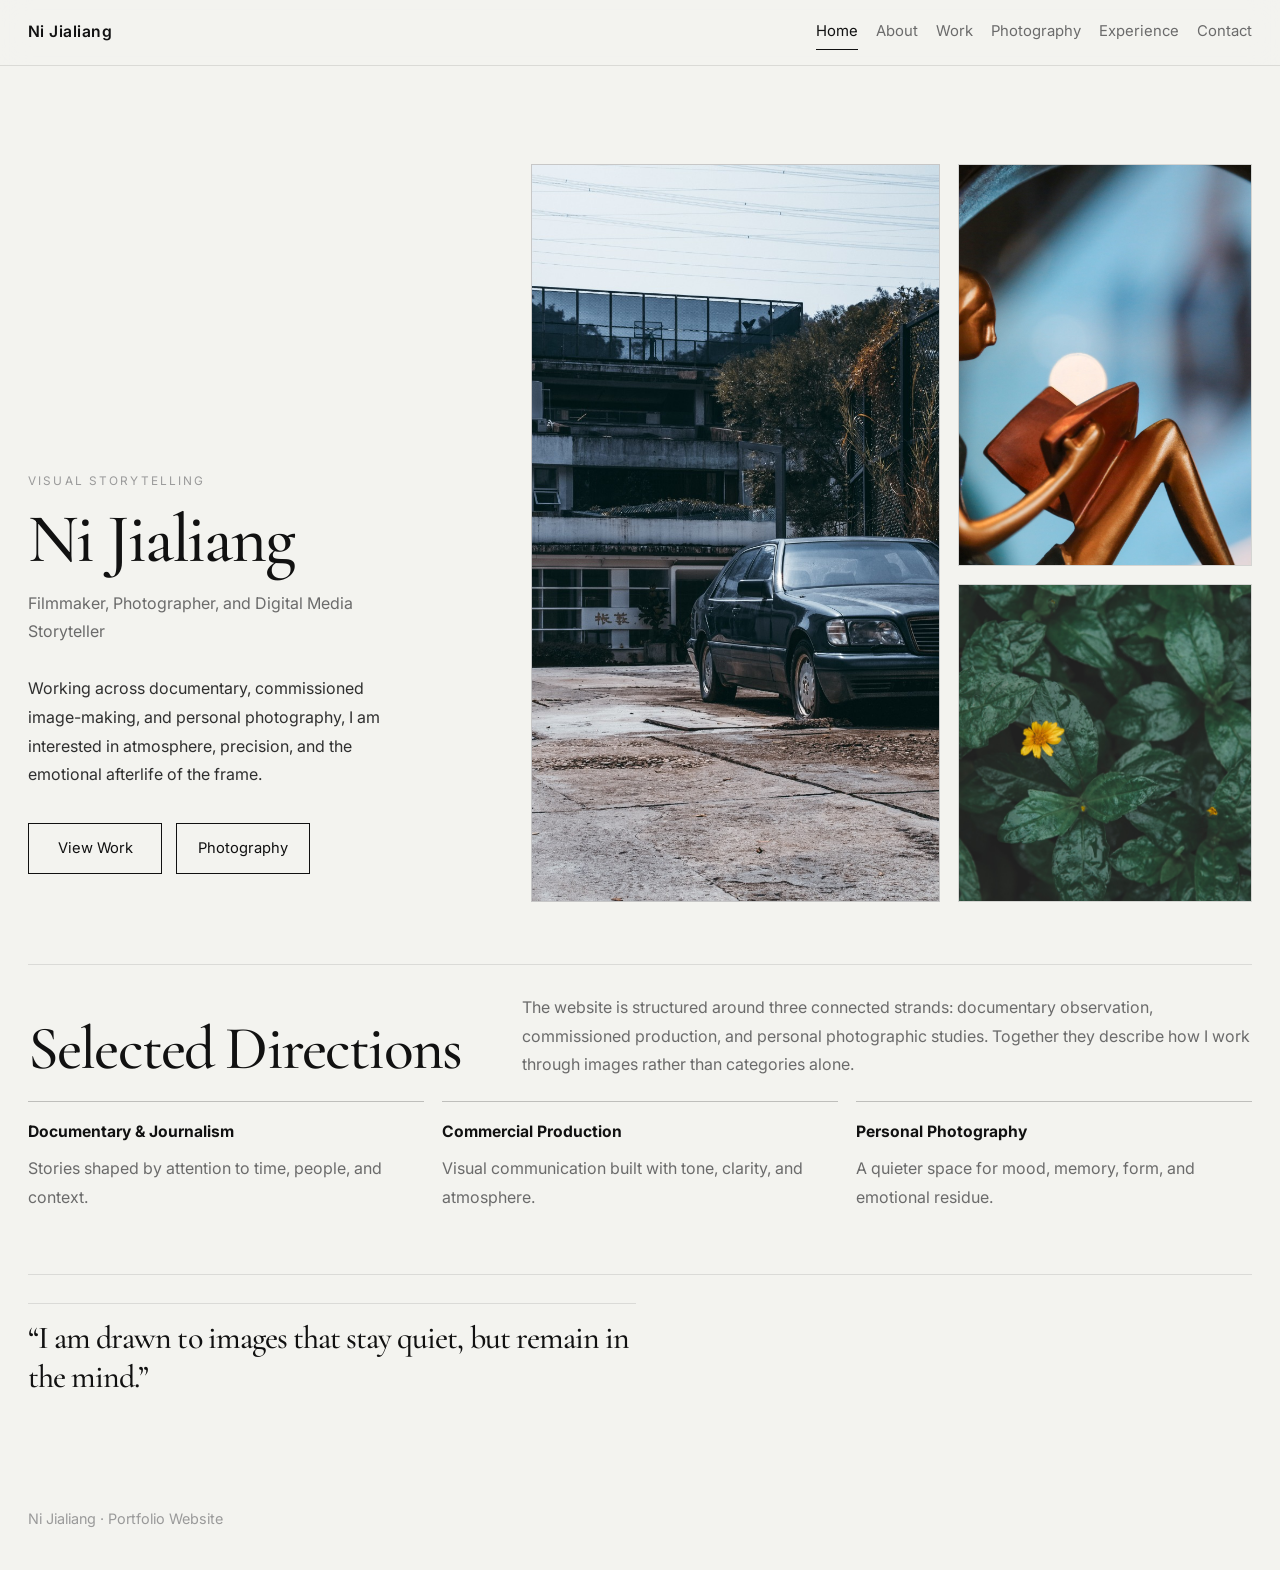
<file: index.html>
<!DOCTYPE html><html lang="en"><head><meta charset="UTF-8"><meta name="viewport" content="width=device-width, initial-scale=1.0"><title>Ni Jialiang</title><link rel="preconnect" href="https://fonts.googleapis.com"><link rel="preconnect" href="https://fonts.gstatic.com" crossorigin><link href="https://fonts.googleapis.com/css2?family=Inter:wght@400;500;600;700&family=Cormorant+Garamond:wght@400;500;600&display=swap" rel="stylesheet"><link rel="stylesheet" href="style.css"></head><body><header class="site-header"><div class="nav-wrap"><a class="brand" href="index.html">Ni Jialiang</a><nav class="nav"><a href="index.html" class="active">Home</a><a href="about.html">About</a><a href="work.html">Work</a><a href="photography.html">Photography</a><a href="experience.html">Experience</a><a href="contact.html">Contact</a></nav></div></header><main class="page"><section class="hero-minimal"><div class="hero-copy"><span class="eyebrow">Visual Storytelling</span><h1>Ni Jialiang</h1><div class="subtitle">Filmmaker, Photographer, and Digital Media Storyteller</div><p class="statement">Working across documentary, commissioned image-making, and personal photography, I am interested in atmosphere, precision, and the emotional afterlife of the frame.</p><div class="cta-row"><a class="button" href="work.html">View Work</a><a class="button" href="photography.html">Photography</a></div></div><div class="hero-visual-stack"><div class="hero-main"><img src="images/personal-city-night.jpg" alt="Night cityscape with long exposure traffic trails." loading="eager"></div><div class="hero-side"><div class="frame"><img src="images/photo-figure.jpg" alt="Bronze figure sculpture holding a book." loading="lazy"></div><div class="frame"><img src="images/photo-flower-dark.jpg" alt="Yellow flower among dark green leaves." loading="lazy"></div></div></div></section><section class="section"><div class="section-title"><h2>Selected Directions</h2><p>The website is structured around three connected strands: documentary observation, commissioned production, and personal photographic studies. Together they describe how I work through images rather than categories alone.</p></div><div class="feature-grid"><article class="feature-card"><h3>Documentary & Journalism</h3><p>Stories shaped by attention to time, people, and context.</p></article><article class="feature-card"><h3>Commercial Production</h3><p>Visual communication built with tone, clarity, and atmosphere.</p></article><article class="feature-card"><h3>Personal Photography</h3><p>A quieter space for mood, memory, form, and emotional residue.</p></article></div></section><section class="section"><div class="quote-panel">“I am drawn to images that stay quiet, but remain in the mind.”</div></section></main><footer class="footer">Ni Jialiang · Portfolio Website</footer></body></html>
</file>
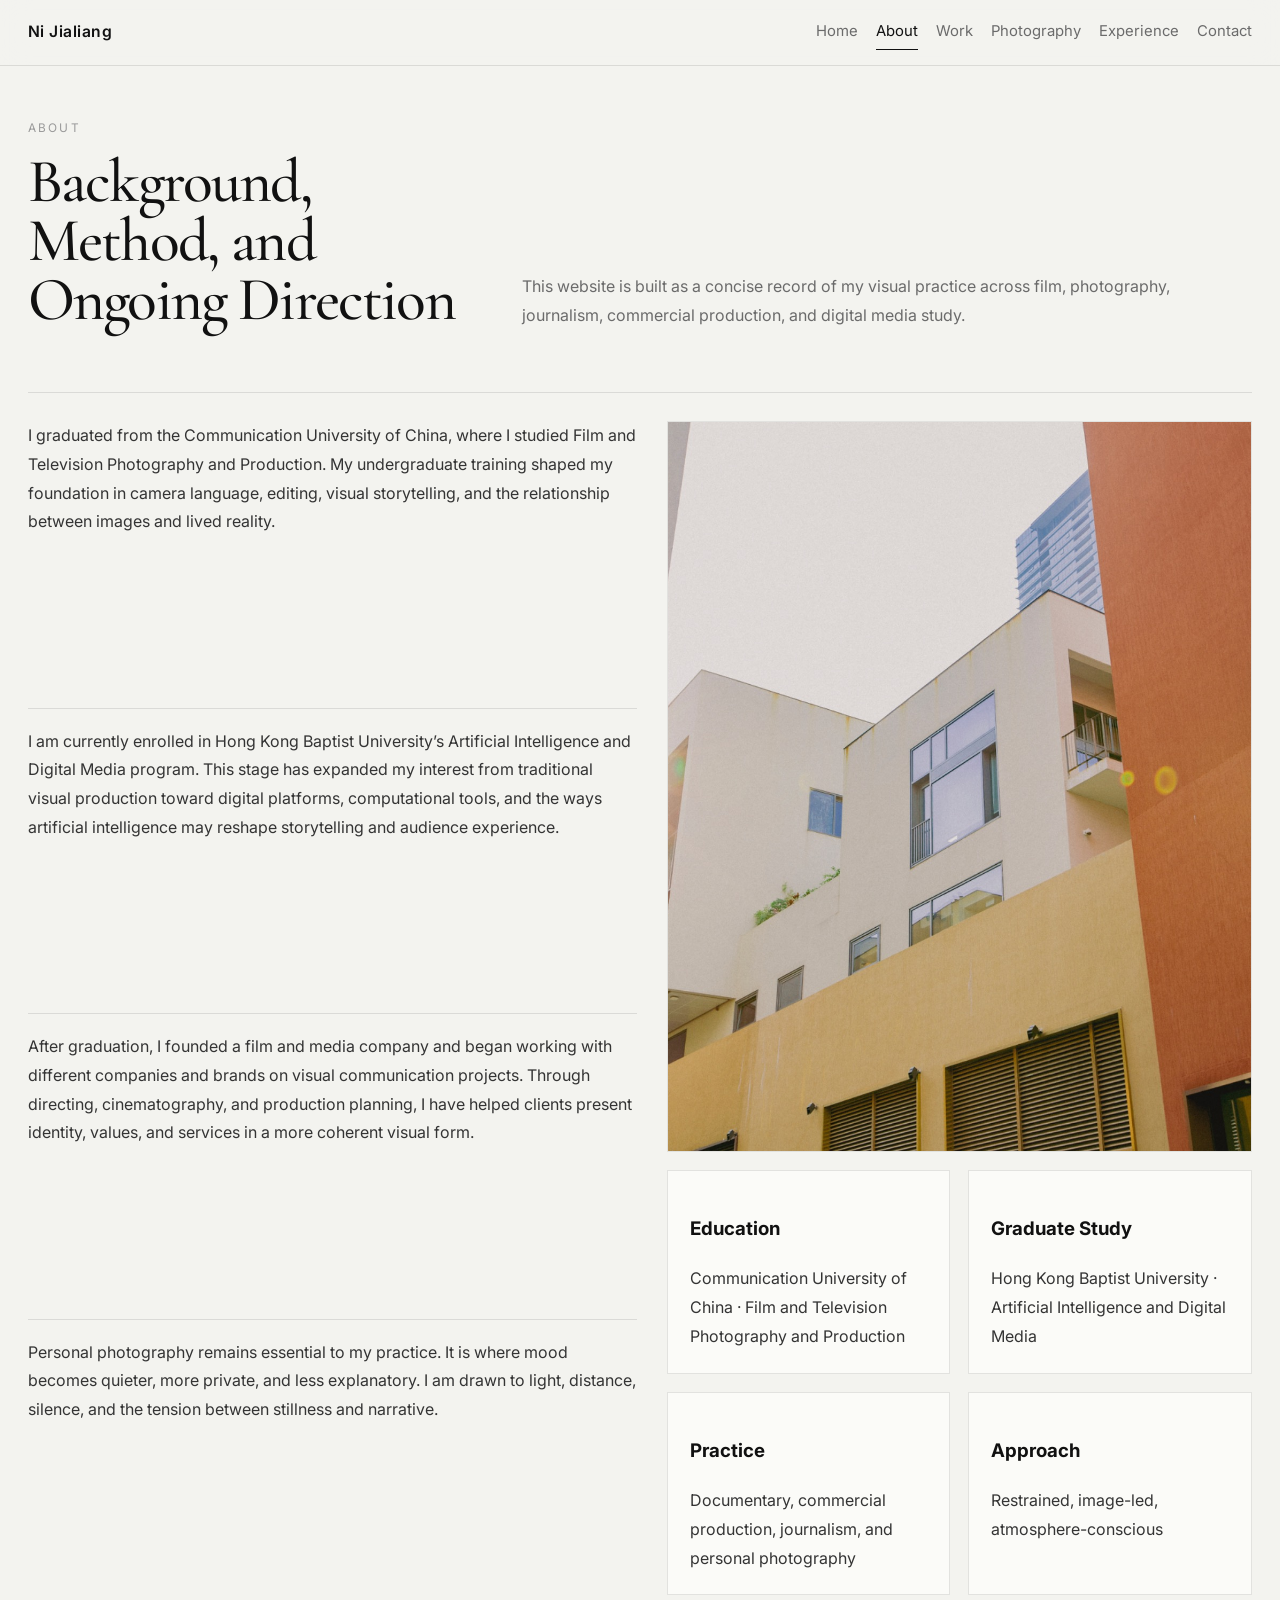
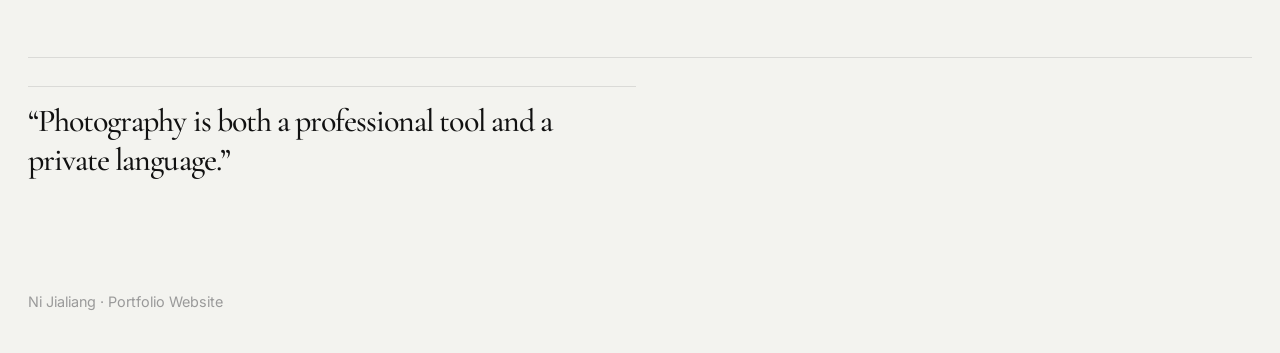
<file: about.html>
<!DOCTYPE html><html lang="en"><head><meta charset="UTF-8"><meta name="viewport" content="width=device-width, initial-scale=1.0"><title>About | Ni Jialiang</title><link rel="preconnect" href="https://fonts.googleapis.com"><link rel="preconnect" href="https://fonts.gstatic.com" crossorigin><link href="https://fonts.googleapis.com/css2?family=Inter:wght@400;500;600;700&family=Cormorant+Garamond:wght@400;500;600&display=swap" rel="stylesheet"><link rel="stylesheet" href="style.css"></head><body><header class="site-header"><div class="nav-wrap"><a class="brand" href="index.html">Ni Jialiang</a><nav class="nav"><a href="index.html">Home</a><a href="about.html" class="active">About</a><a href="work.html">Work</a><a href="photography.html">Photography</a><a href="experience.html">Experience</a><a href="contact.html">Contact</a></nav></div></header><main class="page"><section class="page-title"><div><span class="eyebrow">About</span><h1>Background, Method, and Ongoing Direction</h1></div><p>This website is built as a concise record of my visual practice across film, photography, journalism, commercial production, and digital media study.</p></section><section class="grid-two section"><div class="text-stack"><article class="text-block"><p>I graduated from the Communication University of China, where I studied Film and Television Photography and Production. My undergraduate training shaped my foundation in camera language, editing, visual storytelling, and the relationship between images and lived reality.</p></article><article class="text-block"><p>I am currently enrolled in Hong Kong Baptist University’s Artificial Intelligence and Digital Media program. This stage has expanded my interest from traditional visual production toward digital platforms, computational tools, and the ways artificial intelligence may reshape storytelling and audience experience.</p></article><article class="text-block"><p>After graduation, I founded a film and media company and began working with different companies and brands on visual communication projects. Through directing, cinematography, and production planning, I have helped clients present identity, values, and services in a more coherent visual form.</p></article><article class="text-block"><p>Personal photography remains essential to my practice. It is where mood becomes quieter, more private, and less explanatory. I am drawn to light, distance, silence, and the tension between stillness and narrative.</p></article></div><div class="image-column"><div class="image-frame tall"><img src="images/photo-architecture-warm.jpg" alt="Warm-toned architecture with sunlight." loading="lazy"></div><div class="fact-grid"><article class="fact-card"><h3>Education</h3><p>Communication University of China · Film and Television Photography and Production</p></article><article class="fact-card"><h3>Graduate Study</h3><p>Hong Kong Baptist University · Artificial Intelligence and Digital Media</p></article><article class="fact-card"><h3>Practice</h3><p>Documentary, commercial production, journalism, and personal photography</p></article><article class="fact-card"><h3>Approach</h3><p>Restrained, image-led, atmosphere-conscious</p></article></div></div></section><section class="section"><div class="quote-panel">“Photography is both a professional tool and a private language.”</div></section></main><footer class="footer">Ni Jialiang · Portfolio Website</footer></body></html>
</file>
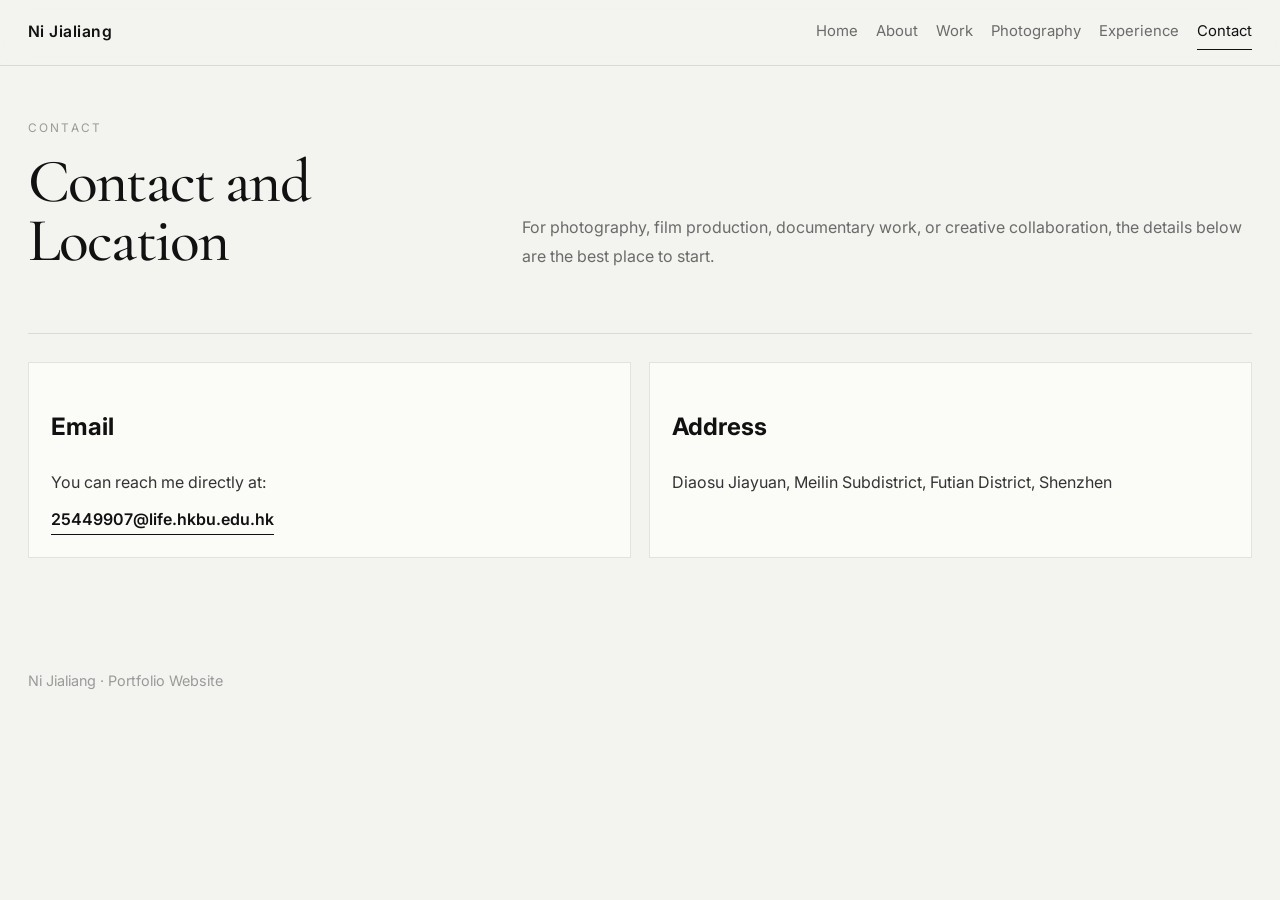
<file: contact.html>
<!DOCTYPE html><html lang="en"><head><meta charset="UTF-8"><meta name="viewport" content="width=device-width, initial-scale=1.0"><title>Contact | Ni Jialiang</title><link rel="preconnect" href="https://fonts.googleapis.com"><link rel="preconnect" href="https://fonts.gstatic.com" crossorigin><link href="https://fonts.googleapis.com/css2?family=Inter:wght@400;500;600;700&family=Cormorant+Garamond:wght@400;500;600&display=swap" rel="stylesheet"><link rel="stylesheet" href="style.css"></head><body><header class="site-header"><div class="nav-wrap"><a class="brand" href="index.html">Ni Jialiang</a><nav class="nav"><a href="index.html">Home</a><a href="about.html">About</a><a href="work.html">Work</a><a href="photography.html">Photography</a><a href="experience.html">Experience</a><a href="contact.html" class="active">Contact</a></nav></div></header><main class="page"><section class="page-title"><div><span class="eyebrow">Contact</span><h1>Contact and Location</h1></div><p>For photography, film production, documentary work, or creative collaboration, the details below are the best place to start.</p></section><section class="contact-grid section"><article class="contact-card"><h2>Email</h2><p>You can reach me directly at:</p><a class="contact-link" href="mailto:25449907@life.hkbu.edu.hk">25449907@life.hkbu.edu.hk</a></article><article class="contact-card"><h2>Address</h2><p>Diaosu Jiayuan, Meilin Subdistrict, Futian District, Shenzhen</p></article></section></main><footer class="footer">Ni Jialiang · Portfolio Website</footer></body></html>
</file>
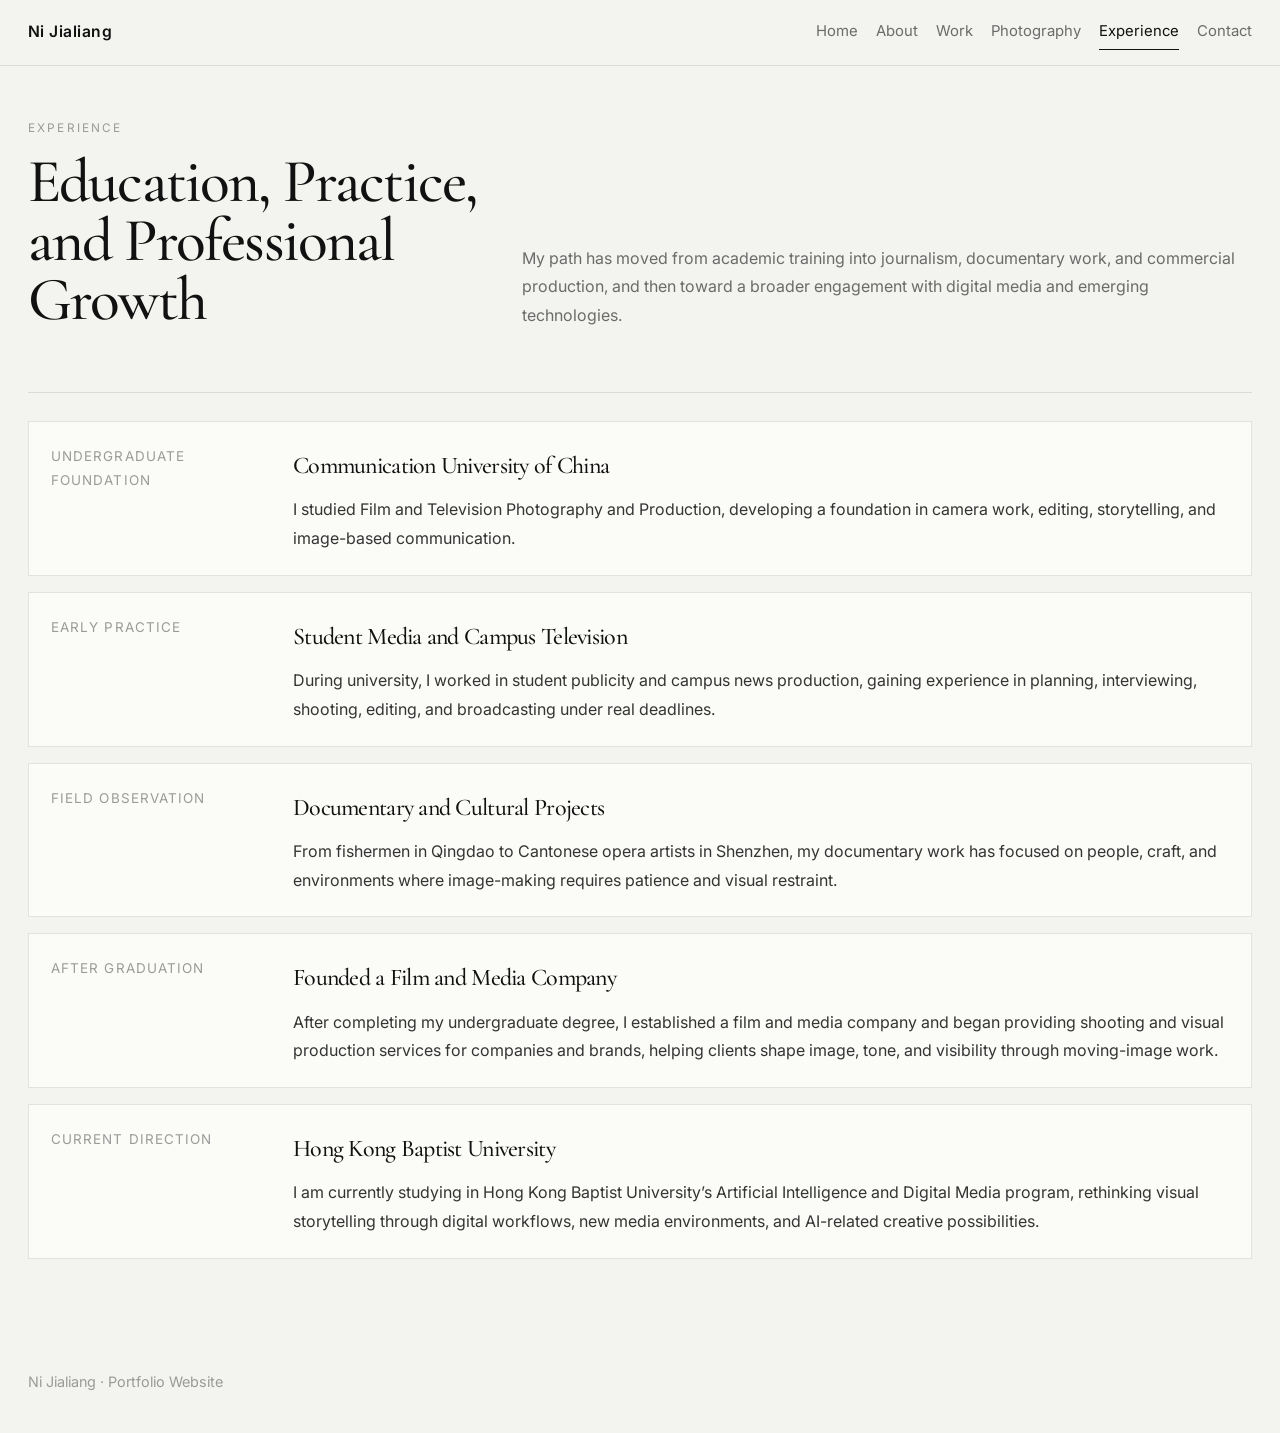
<file: experience.html>
<!DOCTYPE html><html lang="en"><head><meta charset="UTF-8"><meta name="viewport" content="width=device-width, initial-scale=1.0"><title>Experience | Ni Jialiang</title><link rel="preconnect" href="https://fonts.googleapis.com"><link rel="preconnect" href="https://fonts.gstatic.com" crossorigin><link href="https://fonts.googleapis.com/css2?family=Inter:wght@400;500;600;700&family=Cormorant+Garamond:wght@400;500;600&display=swap" rel="stylesheet"><link rel="stylesheet" href="style.css"></head><body><header class="site-header"><div class="nav-wrap"><a class="brand" href="index.html">Ni Jialiang</a><nav class="nav"><a href="index.html">Home</a><a href="about.html">About</a><a href="work.html">Work</a><a href="photography.html">Photography</a><a href="experience.html" class="active">Experience</a><a href="contact.html">Contact</a></nav></div></header><main class="page"><section class="page-title"><div><span class="eyebrow">Experience</span><h1>Education, Practice, and Professional Growth</h1></div><p>My path has moved from academic training into journalism, documentary work, and commercial production, and then toward a broader engagement with digital media and emerging technologies.</p></section><section class="timeline section"><article class="timeline-card"><div class="timeline-meta">Undergraduate Foundation</div><div><h3>Communication University of China</h3><p>I studied Film and Television Photography and Production, developing a foundation in camera work, editing, storytelling, and image-based communication.</p></div></article><article class="timeline-card"><div class="timeline-meta">Early Practice</div><div><h3>Student Media and Campus Television</h3><p>During university, I worked in student publicity and campus news production, gaining experience in planning, interviewing, shooting, editing, and broadcasting under real deadlines.</p></div></article><article class="timeline-card"><div class="timeline-meta">Field Observation</div><div><h3>Documentary and Cultural Projects</h3><p>From fishermen in Qingdao to Cantonese opera artists in Shenzhen, my documentary work has focused on people, craft, and environments where image-making requires patience and visual restraint.</p></div></article><article class="timeline-card"><div class="timeline-meta">After Graduation</div><div><h3>Founded a Film and Media Company</h3><p>After completing my undergraduate degree, I established a film and media company and began providing shooting and visual production services for companies and brands, helping clients shape image, tone, and visibility through moving-image work.</p></div></article><article class="timeline-card"><div class="timeline-meta">Current Direction</div><div><h3>Hong Kong Baptist University</h3><p>I am currently studying in Hong Kong Baptist University’s Artificial Intelligence and Digital Media program, rethinking visual storytelling through digital workflows, new media environments, and AI-related creative possibilities.</p></div></article></section></main><footer class="footer">Ni Jialiang · Portfolio Website</footer></body></html>
</file>
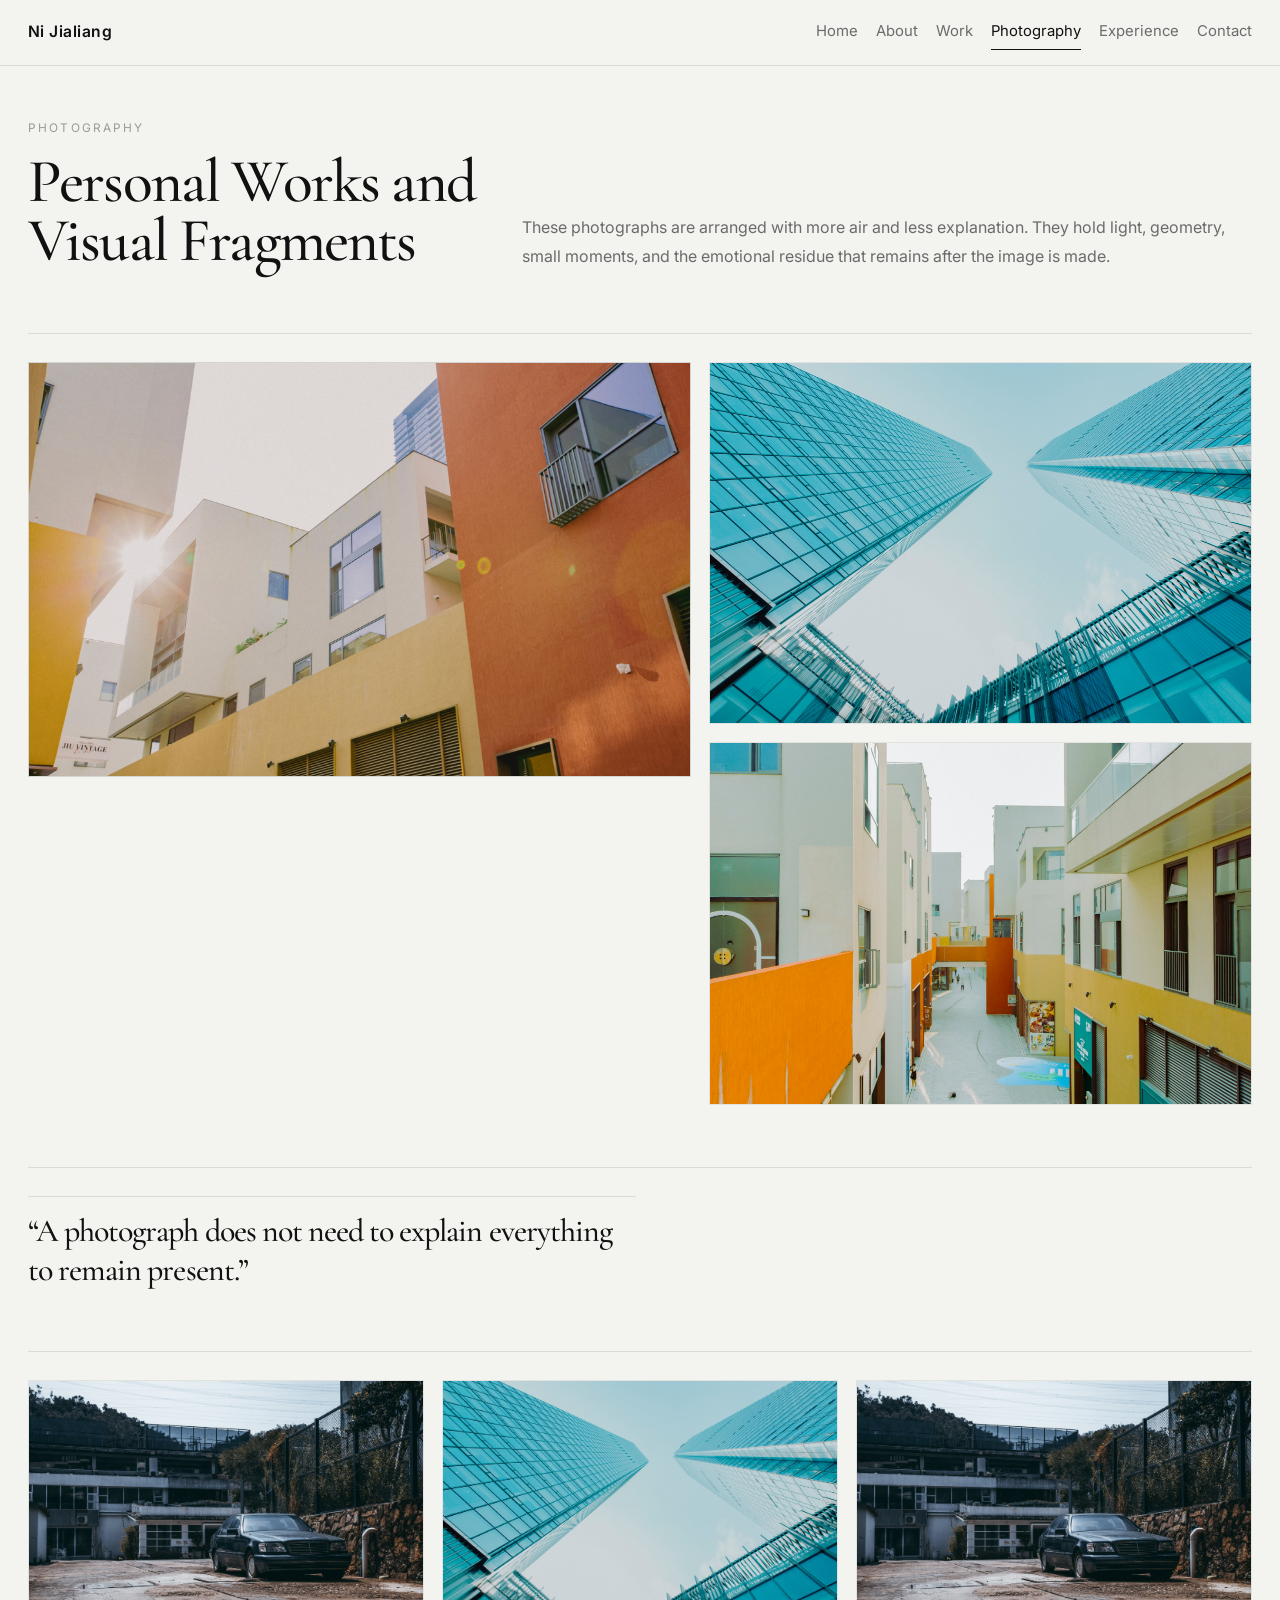
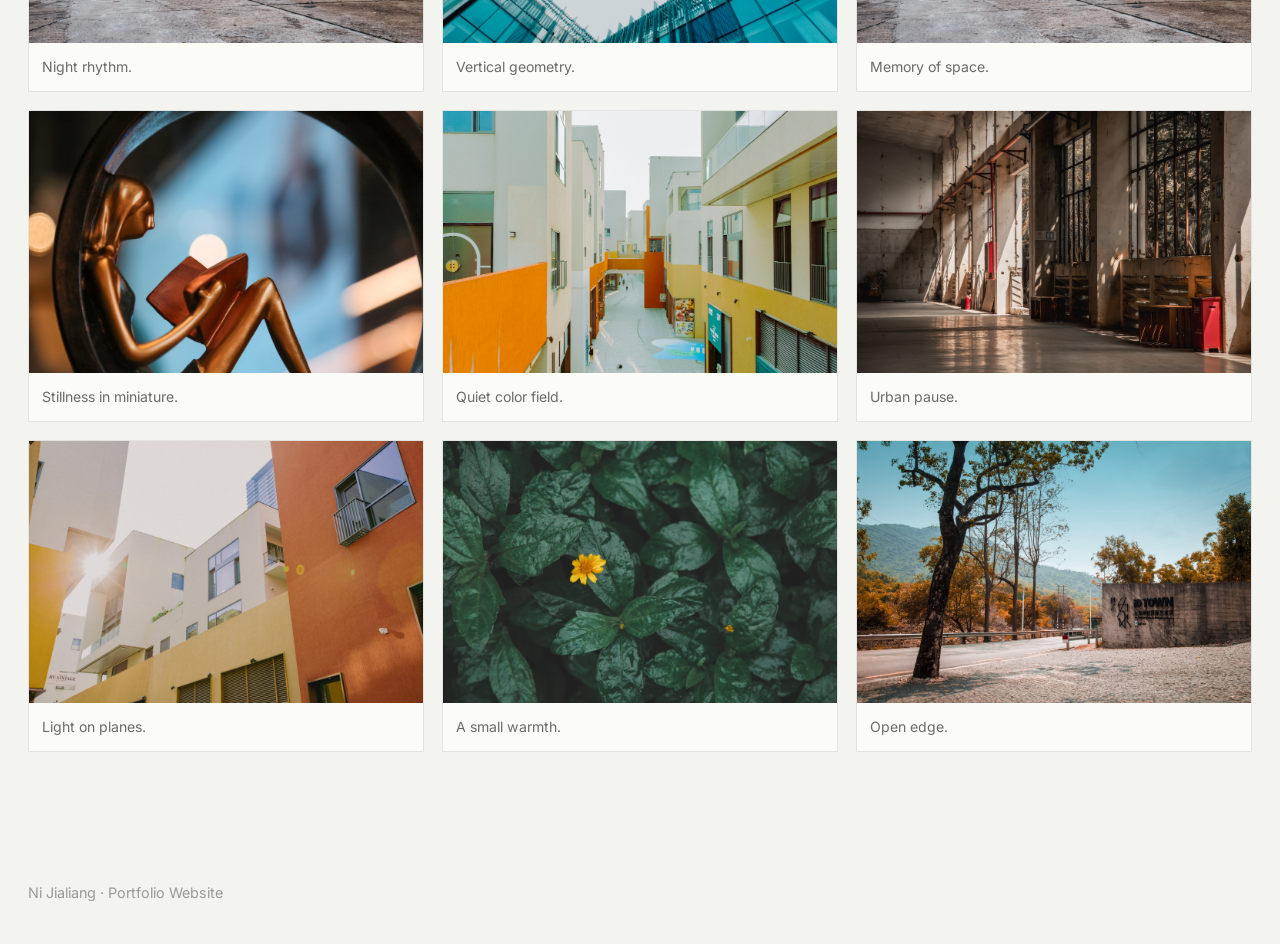
<file: photography.html>
<!DOCTYPE html><html lang="en"><head><meta charset="UTF-8"><meta name="viewport" content="width=device-width, initial-scale=1.0"><title>Photography | Ni Jialiang</title><link rel="preconnect" href="https://fonts.googleapis.com"><link rel="preconnect" href="https://fonts.gstatic.com" crossorigin><link href="https://fonts.googleapis.com/css2?family=Inter:wght@400;500;600;700&family=Cormorant+Garamond:wght@400;500;600&display=swap" rel="stylesheet"><link rel="stylesheet" href="style.css"></head><body><header class="site-header"><div class="nav-wrap"><a class="brand" href="index.html">Ni Jialiang</a><nav class="nav"><a href="index.html">Home</a><a href="about.html">About</a><a href="work.html">Work</a><a href="photography.html" class="active">Photography</a><a href="experience.html">Experience</a><a href="contact.html">Contact</a></nav></div></header><main class="page"><section class="gallery-heading"><div><span class="eyebrow">Photography</span><h2>Personal Works and Visual Fragments</h2></div><p>These photographs are arranged with more air and less explanation. They hold light, geometry, small moments, and the emotional residue that remains after the image is made.</p></section><section class="gallery-hero section"><div class="main-shot"><img src="images/photo-architecture-warm.jpg" alt="Warm architecture with sunlight." loading="eager"></div><div class="gallery-hero-side"><div class="image-frame"><img src="images/photo-towers-blue.jpg" alt="Blue glass towers." loading="lazy"></div><div class="image-frame"><img src="images/photo-architecture-orange.jpg" alt="Orange and cream architecture corridor." loading="lazy"></div></div></section><section class="section"><div class="quote-panel">“A photograph does not need to explain everything to remain present.”</div></section><section class="section"><div class="gallery-masonry"><figure class="gallery-item"><img src="images/personal-city-night.jpg" alt="Night cityscape with traffic trails." loading="lazy"><figcaption class="gallery-caption">Night rhythm.</figcaption></figure><figure class="gallery-item"><img src="images/photo-figure.jpg" alt="Bronze reading figure." loading="lazy"><figcaption class="gallery-caption">Stillness in miniature.</figcaption></figure><figure class="gallery-item"><img src="images/photo-architecture-warm.jpg" alt="Warm building facade." loading="lazy"><figcaption class="gallery-caption">Light on planes.</figcaption></figure><figure class="gallery-item"><img src="images/photo-towers-blue.jpg" alt="Blue towers photographed from below." loading="lazy"><figcaption class="gallery-caption">Vertical geometry.</figcaption></figure><figure class="gallery-item"><img src="images/photo-architecture-orange.jpg" alt="Orange and cream architecture." loading="lazy"><figcaption class="gallery-caption">Quiet color field.</figcaption></figure><figure class="gallery-item"><img src="images/photo-flower-dark.jpg" alt="Yellow flower in dark leaves." loading="lazy"><figcaption class="gallery-caption">A small warmth.</figcaption></figure><figure class="gallery-item"><img src="images/personal-extra-1.jpg" alt="Sunlit industrial interior." loading="lazy"><figcaption class="gallery-caption">Memory of space.</figcaption></figure><figure class="gallery-item"><img src="images/personal-extra-2.jpg" alt="Quiet parking lot scene with car." loading="lazy"><figcaption class="gallery-caption">Urban pause.</figcaption></figure><figure class="gallery-item"><img src="images/personal-dtown.jpg" alt="Roadside landscape near art district." loading="lazy"><figcaption class="gallery-caption">Open edge.</figcaption></figure></div></section></main><footer class="footer">Ni Jialiang · Portfolio Website</footer></body></html>
</file>
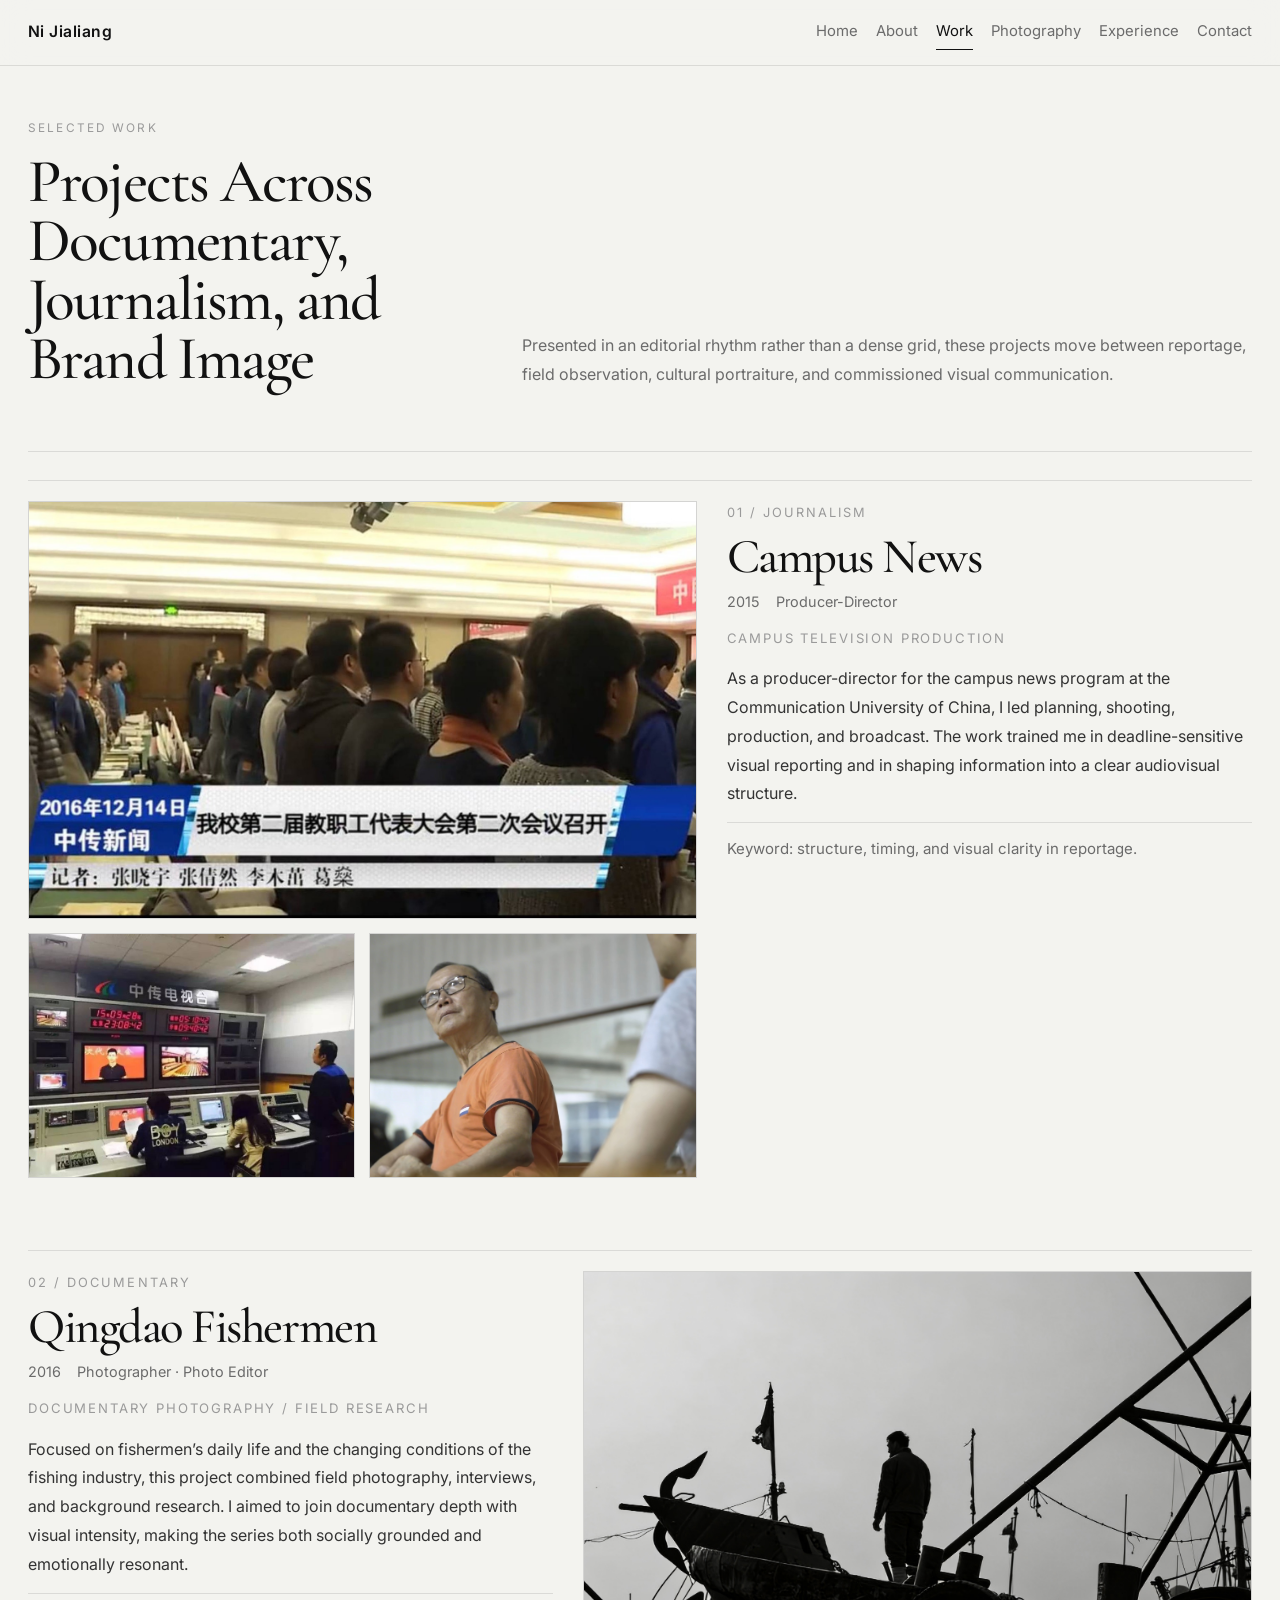
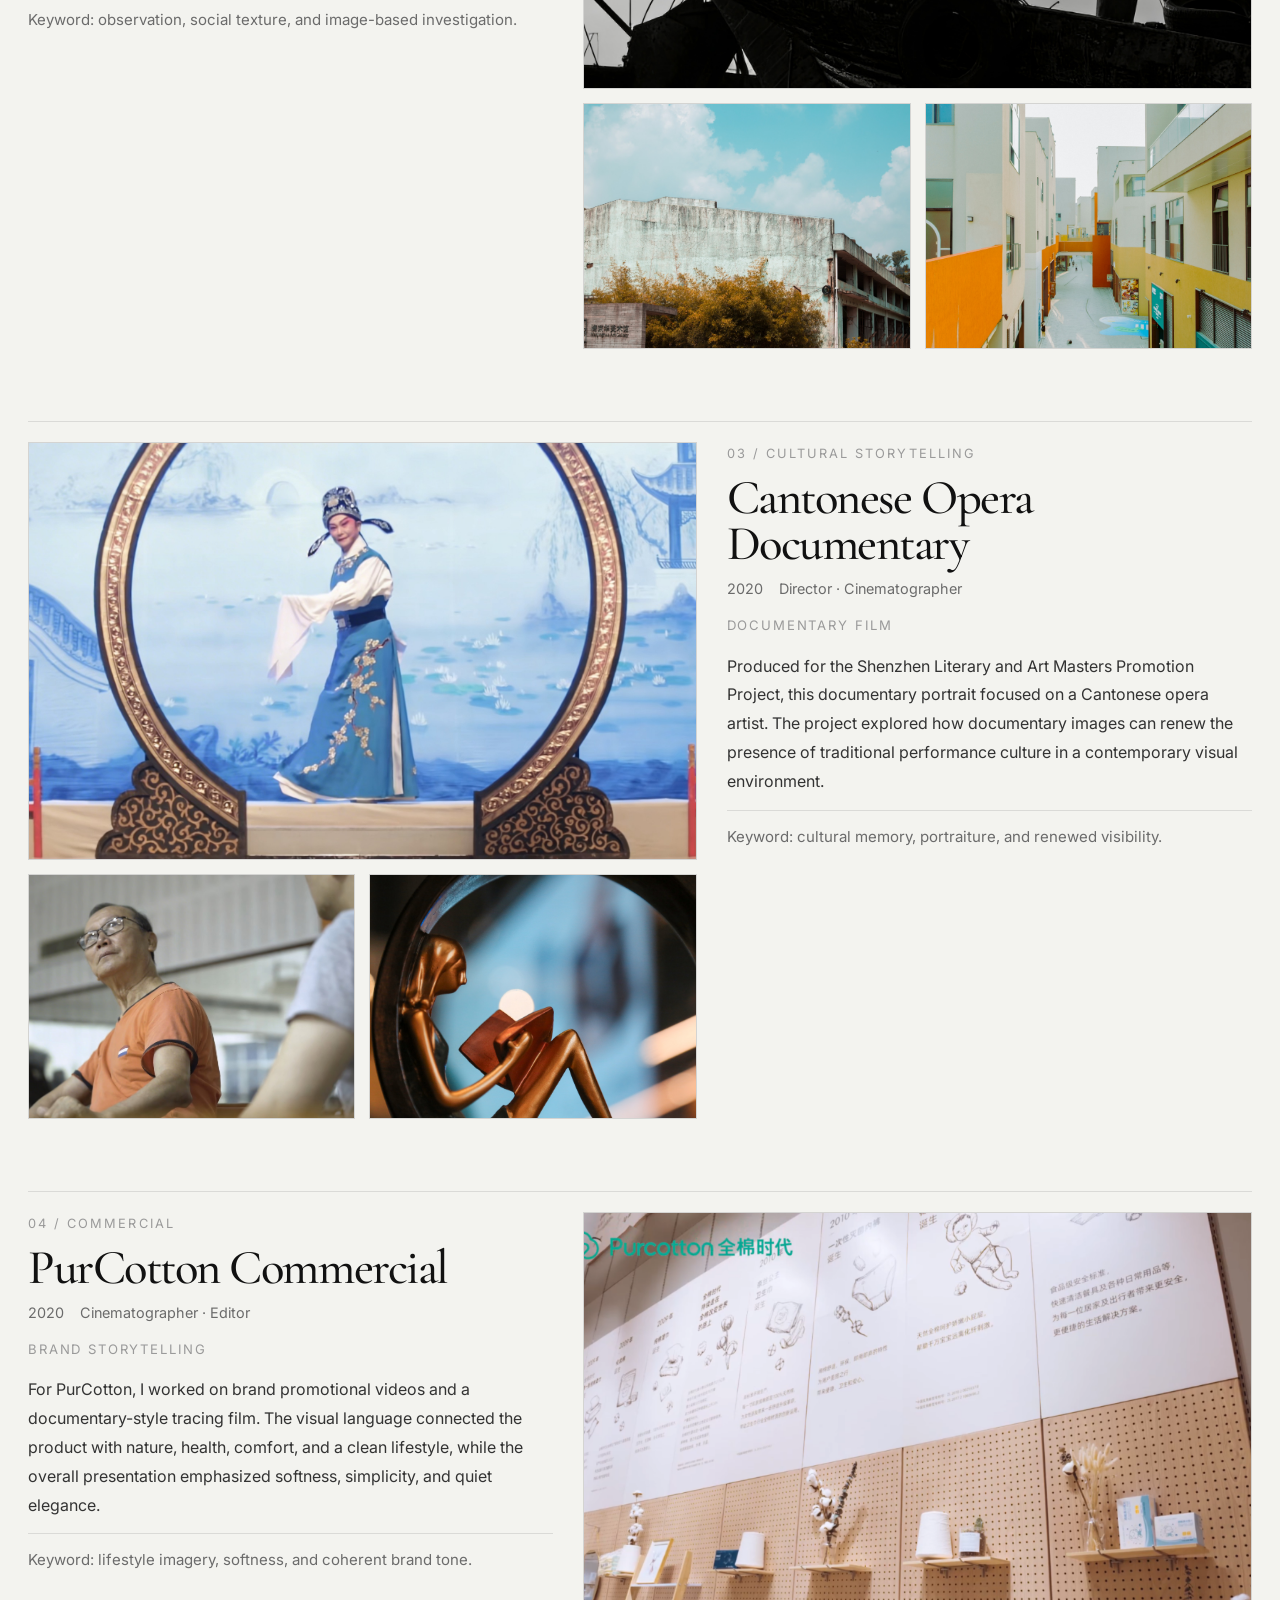
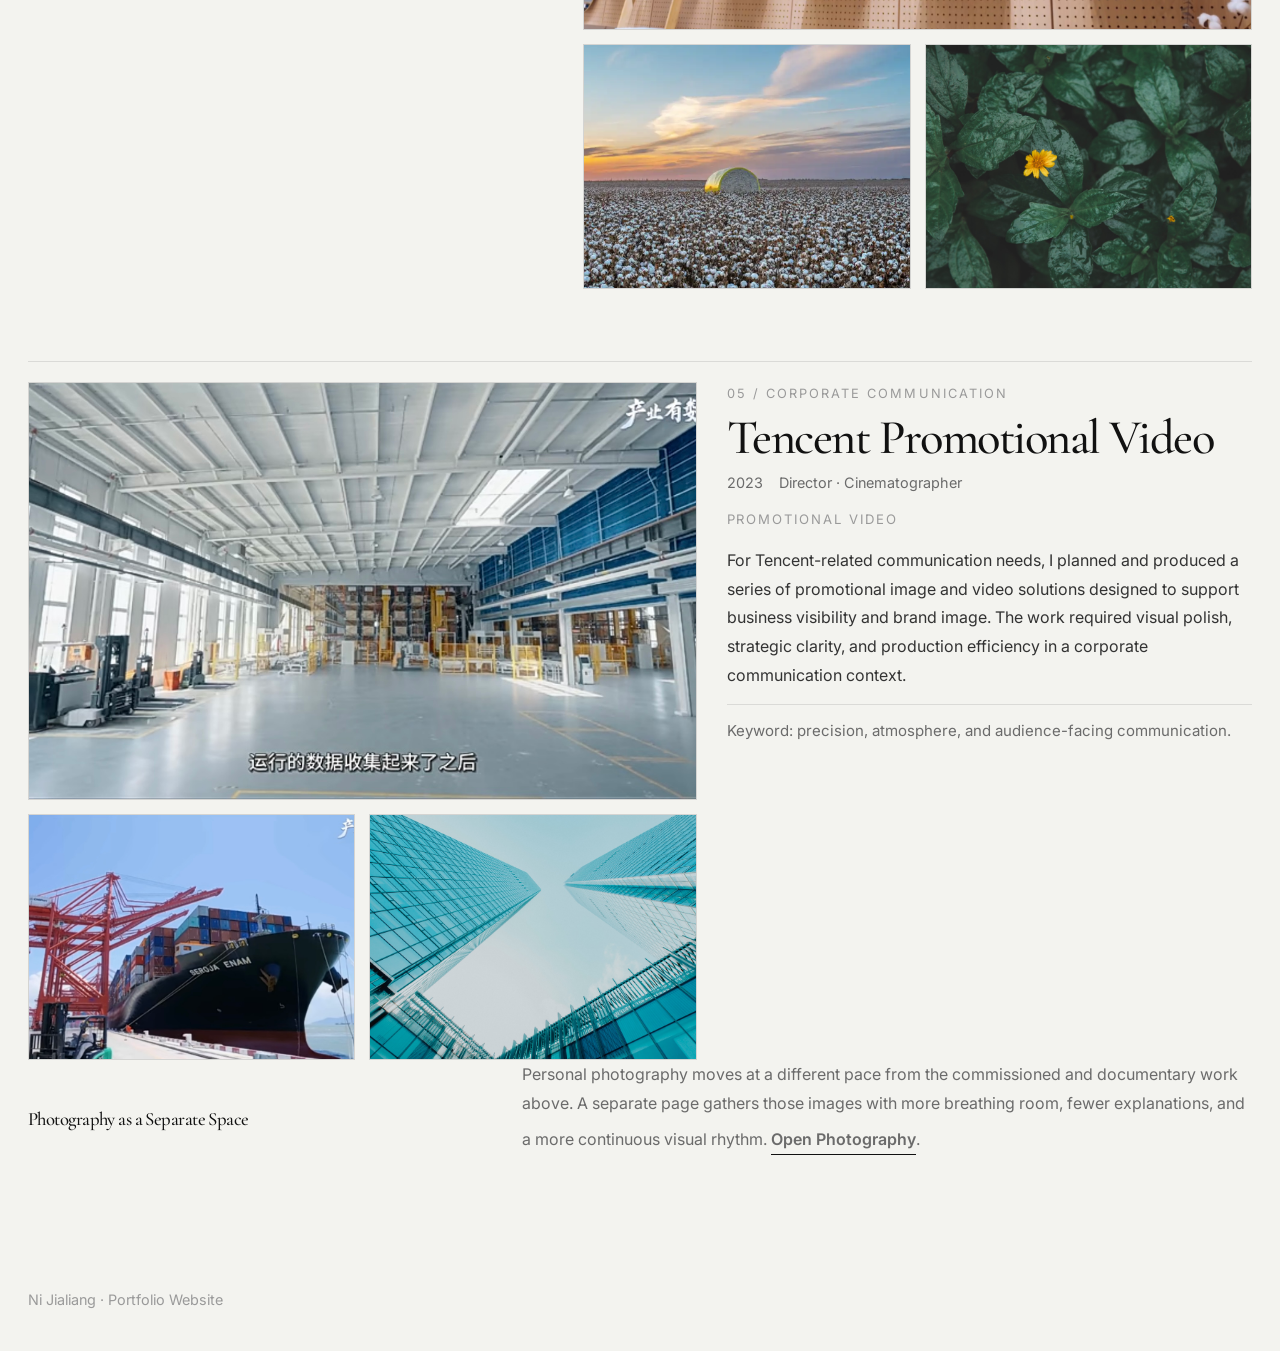
<file: work.html>
<!DOCTYPE html><html lang="en"><head><meta charset="UTF-8"><meta name="viewport" content="width=device-width, initial-scale=1.0"><title>Work | Ni Jialiang</title><link rel="preconnect" href="https://fonts.googleapis.com"><link rel="preconnect" href="https://fonts.gstatic.com" crossorigin><link href="https://fonts.googleapis.com/css2?family=Inter:wght@400;500;600;700&family=Cormorant+Garamond:wght@400;500;600&display=swap" rel="stylesheet"><link rel="stylesheet" href="style.css"></head><body><header class="site-header"><div class="nav-wrap"><a class="brand" href="index.html">Ni Jialiang</a><nav class="nav"><a href="index.html">Home</a><a href="about.html">About</a><a href="work.html" class="active">Work</a><a href="photography.html">Photography</a><a href="experience.html">Experience</a><a href="contact.html">Contact</a></nav></div></header><main class="page"><section class="page-title"><div><span class="eyebrow">Selected Work</span><h1>Projects Across Documentary, Journalism, and Brand Image</h1></div><p>Presented in an editorial rhythm rather than a dense grid, these projects move between reportage, field observation, cultural portraiture, and commissioned visual communication.</p></section><section class="magazine-list section"><article class="editorial-project"><div class="editorial-image"><div class="main-shot"><img src="images/campus-news-extra.jpeg" alt="Still from campus news coverage." loading="lazy"></div><div class="sub-grid"><div class="sub-shot"><img src="images/campus-news.jpeg" alt="Campus television control room." loading="lazy"></div><div class="sub-shot"><img src="images/cantonese-opera-extra.jpeg" alt="Interview portrait." loading="lazy"></div></div></div><div class="editorial-copy"><div class="project-index">01 / Journalism</div><h2 class="editorial-title">Campus News</h2><div class="project-meta"><span>2015</span><span>Producer-Director</span></div><div class="project-type">Campus Television Production</div><p>As a producer-director for the campus news program at the Communication University of China, I led planning, shooting, production, and broadcast. The work trained me in deadline-sensitive visual reporting and in shaping information into a clear audiovisual structure.</p><div class="project-note">Keyword: structure, timing, and visual clarity in reportage.</div></div></article><article class="editorial-project reverse"><div class="editorial-image"><div class="main-shot"><img src="images/qingdao-fishermen.png" alt="Fisherman standing on a boat." loading="lazy"></div><div class="sub-grid"><div class="sub-shot"><img src="images/personal-photography.jpg" alt="Black and white fisherman photograph." loading="lazy"></div><div class="sub-shot"><img src="images/photo-architecture-orange.jpg" alt="Architectural corridor with orange walls." loading="lazy"></div></div></div><div class="editorial-copy"><div class="project-index">02 / Documentary</div><h2 class="editorial-title">Qingdao Fishermen</h2><div class="project-meta"><span>2016</span><span>Photographer · Photo Editor</span></div><div class="project-type">Documentary Photography / Field Research</div><p>Focused on fishermen’s daily life and the changing conditions of the fishing industry, this project combined field photography, interviews, and background research. I aimed to join documentary depth with visual intensity, making the series both socially grounded and emotionally resonant.</p><div class="project-note">Keyword: observation, social texture, and image-based investigation.</div></div></article><article class="editorial-project"><div class="editorial-image"><div class="main-shot"><img src="images/cantonese-opera.jpeg" alt="Cantonese opera performer on stage." loading="lazy"></div><div class="sub-grid"><div class="sub-shot"><img src="images/cantonese-opera-extra.jpeg" alt="Documentary portrait from opera project." loading="lazy"></div><div class="sub-shot"><img src="images/photo-figure.jpg" alt="Bronze reading figure." loading="lazy"></div></div></div><div class="editorial-copy"><div class="project-index">03 / Cultural Storytelling</div><h2 class="editorial-title">Cantonese Opera Documentary</h2><div class="project-meta"><span>2020</span><span>Director · Cinematographer</span></div><div class="project-type">Documentary Film</div><p>Produced for the Shenzhen Literary and Art Masters Promotion Project, this documentary portrait focused on a Cantonese opera artist. The project explored how documentary images can renew the presence of traditional performance culture in a contemporary visual environment.</p><div class="project-note">Keyword: cultural memory, portraiture, and renewed visibility.</div></div></article><article class="editorial-project reverse"><div class="editorial-image"><div class="main-shot"><img src="images/purcotton-extra.png" alt="PurCotton brand display wall." loading="lazy"></div><div class="sub-grid"><div class="sub-shot"><img src="images/purcotton.png" alt="Cotton field from PurCotton project." loading="lazy"></div><div class="sub-shot"><img src="images/photo-flower-dark.jpg" alt="Yellow flower among leaves." loading="lazy"></div></div></div><div class="editorial-copy"><div class="project-index">04 / Commercial</div><h2 class="editorial-title">PurCotton Commercial</h2><div class="project-meta"><span>2020</span><span>Cinematographer · Editor</span></div><div class="project-type">Brand Storytelling</div><p>For PurCotton, I worked on brand promotional videos and a documentary-style tracing film. The visual language connected the product with nature, health, comfort, and a clean lifestyle, while the overall presentation emphasized softness, simplicity, and quiet elegance.</p><div class="project-note">Keyword: lifestyle imagery, softness, and coherent brand tone.</div></div></article><article class="editorial-project"><div class="editorial-image"><div class="main-shot"><img src="images/tencent-extra.jpg" alt="Industrial interior from promotional work." loading="lazy"></div><div class="sub-grid"><div class="sub-shot"><img src="images/tencent.jpg" alt="Container ship in promotional work." loading="lazy"></div><div class="sub-shot"><img src="images/photo-towers-blue.jpg" alt="Blue glass towers seen from below." loading="lazy"></div></div></div><div class="editorial-copy"><div class="project-index">05 / Corporate Communication</div><h2 class="editorial-title">Tencent Promotional Video</h2><div class="project-meta"><span>2023</span><span>Director · Cinematographer</span></div><div class="project-type">Promotional Video</div><p>For Tencent-related communication needs, I planned and produced a series of promotional image and video solutions designed to support business visibility and brand image. The work required visual polish, strategic clarity, and production efficiency in a corporate communication context.</p><div class="project-note">Keyword: precision, atmosphere, and audience-facing communication.</div></div></article></section><section class="split-callout"><h3>Photography as a Separate Space</h3><p>Personal photography moves at a different pace from the commissioned and documentary work above. A separate page gathers those images with more breathing room, fewer explanations, and a more continuous visual rhythm. <a class="contact-link" href="photography.html">Open Photography</a>.</p></section></main><footer class="footer">Ni Jialiang · Portfolio Website</footer></body></html>
</file>
<file: style.css>
:root {
  --bg: #f3f3ef;
  --surface: #fbfbf8;
  --ink: #111111;
  --muted: #6b6b6b;
  --soft: #9a9a9a;
  --line: rgba(0,0,0,0.1);
  --line-strong: rgba(0,0,0,0.22);
  --max: 1320px;
  --pad: 28px;
}
*{box-sizing:border-box}
html{scroll-behavior:smooth}
body{margin:0;background:var(--bg);color:var(--ink);font-family:"Inter",Arial,sans-serif;line-height:1.8;-webkit-font-smoothing:antialiased;text-rendering:optimizeLegibility}
a{text-decoration:none;color:inherit}
img{display:block;max-width:100%}
.site-header{position:sticky;top:0;z-index:40;background:rgba(243,243,239,.86);backdrop-filter:blur(14px);border-bottom:1px solid var(--line)}
.nav-wrap{max-width:var(--max);margin:0 auto;padding:18px var(--pad);display:flex;justify-content:space-between;align-items:center;gap:20px}
.brand{font-size:.98rem;font-weight:600;letter-spacing:.03em}
.nav{display:flex;flex-wrap:wrap;gap:16px 18px;justify-content:flex-end}
.nav a{font-size:.93rem;color:var(--muted);position:relative;padding-bottom:2px}
.nav a::after{content:"";position:absolute;left:0;right:0;bottom:-3px;height:1px;background:var(--ink);transform:scaleX(0);transform-origin:left;transition:transform .22s ease}
.nav a:hover,.nav a.active{color:var(--ink)}
.nav a:hover::after,.nav a.active::after{transform:scaleX(1)}
.page{max-width:var(--max);margin:0 auto;padding:46px var(--pad) 110px}
.eyebrow{display:inline-block;margin-bottom:14px;font-size:.74rem;text-transform:uppercase;letter-spacing:.18em;color:var(--soft)}
.hero-minimal{min-height:calc(100vh - 110px);display:grid;grid-template-columns:.78fr 1.22fr;gap:42px;align-items:end}
.hero-copy{padding-bottom:28px;max-width:400px}
.hero-copy h1,.page-title h1,.section-title h2,.gallery-heading h2,.editorial-title,.timeline-card h3,.quote-panel,.split-callout h3{font-family:"Cormorant Garamond",Georgia,serif;font-weight:500;letter-spacing:-.03em}
.hero-copy h1{margin:0;font-size:clamp(2.8rem,5.4vw,4.8rem);line-height:.96}
.hero-copy .subtitle{margin:16px 0 28px;color:var(--muted);font-size:1rem;max-width:26rem}
.hero-copy .statement{max-width:24rem;color:#2f2f2f;margin:0 0 34px}
.cta-row{display:flex;flex-wrap:wrap;gap:14px}
.button{display:inline-flex;align-items:center;justify-content:center;padding:11px 18px;min-width:134px;border:1px solid var(--ink);font-size:.92rem;transition:all .22s ease}
.button:hover{transform:translateY(-1px);background:var(--ink);color:#fff}
.hero-visual-stack{display:grid;grid-template-columns:1fr .72fr;gap:18px;min-height:82vh}
.hero-main{border:1px solid var(--line);background:#ddd;overflow:hidden}
.hero-main img{width:100%;height:100%;object-fit:cover}
.hero-side{display:grid;grid-template-rows:.95fr .75fr;gap:18px}
.hero-side .frame{border:1px solid var(--line);overflow:hidden;background:#ececea}
.hero-side img{width:100%;height:100%;object-fit:cover}
.section{margin-top:62px;padding-top:28px;border-top:1px solid var(--line)}
.page-title,.section-title,.gallery-heading,.split-callout{display:grid;grid-template-columns:.78fr 1.22fr;gap:28px;align-items:end;margin-bottom:22px}
.page-title h1,.section-title h2,.gallery-heading h2{margin:0;font-size:clamp(2.25rem,4.8vw,4.6rem);line-height:.96}
.page-title p,.section-title p,.gallery-heading p,.split-callout p{margin:0;color:var(--muted)}
.feature-grid{display:grid;grid-template-columns:repeat(3,1fr);gap:18px}
.feature-card{padding-top:16px;border-top:1px solid var(--line-strong)}
.feature-card h3{margin:0 0 8px;font-size:.98rem}
.feature-card p{margin:0;color:var(--muted)}
.quote-panel{max-width:38rem;padding-top:14px;border-top:1px solid var(--line);font-size:2rem;line-height:1.22}
.grid-two{display:grid;grid-template-columns:1.02fr .98fr;gap:30px}
.text-stack{display:grid;gap:18px}
.text-block{padding-bottom:18px;border-bottom:1px solid var(--line)}
.text-block:last-child{border-bottom:0}
.text-block p,.fact-card p,.timeline-card p,.contact-card p{margin:0;color:#343434}
.image-column,.fact-grid{display:grid;gap:18px}
.fact-grid{grid-template-columns:repeat(2,1fr)}
.image-frame,.fact-card,.timeline-card,.contact-card{border:1px solid var(--line);background:var(--surface)}
.image-frame{overflow:hidden}.image-frame img{width:100%;height:100%;object-fit:cover}.image-frame.tall{aspect-ratio:4/5}
.fact-card,.timeline-card,.contact-card{padding:22px}
.timeline{display:grid;gap:16px}.timeline-card{display:grid;grid-template-columns:220px 1fr;gap:22px}.timeline-meta{font-size:.84rem;text-transform:uppercase;letter-spacing:.08em;color:var(--soft)}.timeline-card h3{margin:0 0 8px;font-size:1.5rem}
.contact-grid{display:grid;grid-template-columns:repeat(2,1fr);gap:18px}.contact-link{display:inline-block;margin-top:8px;border-bottom:1px solid var(--ink);font-weight:600}
.magazine-list{display:grid;gap:72px}.editorial-project{display:grid;grid-template-columns:1.12fr .88fr;gap:30px;align-items:start;padding-top:20px;border-top:1px solid var(--line)}.editorial-project.reverse{grid-template-columns:.88fr 1.12fr}.editorial-project.reverse .editorial-image{order:2}.editorial-project.reverse .editorial-copy{order:1}
.editorial-image{display:grid;gap:14px}.main-shot{aspect-ratio:16/10;border:1px solid var(--line);overflow:hidden;background:#ececea}.main-shot img,.sub-shot img{width:100%;height:100%;object-fit:cover}.sub-grid{display:grid;grid-template-columns:repeat(2,1fr);gap:14px}.sub-shot{aspect-ratio:4/3;border:1px solid var(--line);overflow:hidden;background:#ececea}
.project-index{margin-bottom:10px;font-size:.8rem;text-transform:uppercase;letter-spacing:.16em;color:var(--soft)}.editorial-title{margin:0 0 8px;font-size:clamp(2rem,3.8vw,3.45rem);line-height:.96}.project-meta{display:flex;flex-wrap:wrap;gap:8px 16px;font-size:.9rem;color:var(--muted);margin-bottom:12px}.project-type{margin-bottom:14px;font-size:.82rem;text-transform:uppercase;letter-spacing:.14em;color:var(--soft)}.editorial-copy p{margin:0 0 14px;color:#333}.project-note{padding-top:12px;border-top:1px solid var(--line);font-size:.94rem;color:var(--muted)}
.gallery-hero{display:grid;grid-template-columns:1.1fr .9fr;gap:18px}.gallery-hero .main-shot{aspect-ratio:16/10}.gallery-hero-side{display:grid;grid-template-rows:1fr 1fr;gap:18px}
.gallery-masonry{columns:3 240px;column-gap:18px}.gallery-item{break-inside:avoid;margin:0 0 18px;border:1px solid var(--line);background:var(--surface);overflow:hidden}.gallery-item img{width:100%;height:auto}.gallery-caption{padding:11px 13px;font-size:.88rem;color:var(--muted)}
.footer{max-width:var(--max);margin:0 auto;padding:0 var(--pad) 38px;color:var(--soft);font-size:.9rem}
@media (max-width:1024px){.hero-minimal,.page-title,.section-title,.gallery-heading,.grid-two,.editorial-project,.editorial-project.reverse,.split-callout,.feature-grid,.fact-grid,.contact-grid,.gallery-hero{grid-template-columns:1fr}.editorial-project.reverse .editorial-image,.editorial-project.reverse .editorial-copy{order:initial}.timeline-card{grid-template-columns:1fr}.hero-copy{max-width:none}.hero-visual-stack{min-height:auto}}
@media (max-width:720px){.page{padding:30px 18px 80px}.footer{padding:0 18px 28px}.nav-wrap{align-items:flex-start}.hero-minimal{gap:22px}.hero-side{grid-template-rows:repeat(2,220px)}.hero-copy h1{font-size:2.6rem}.gallery-masonry{columns:1}.sub-grid,.feature-grid{grid-template-columns:1fr}}
</file>
